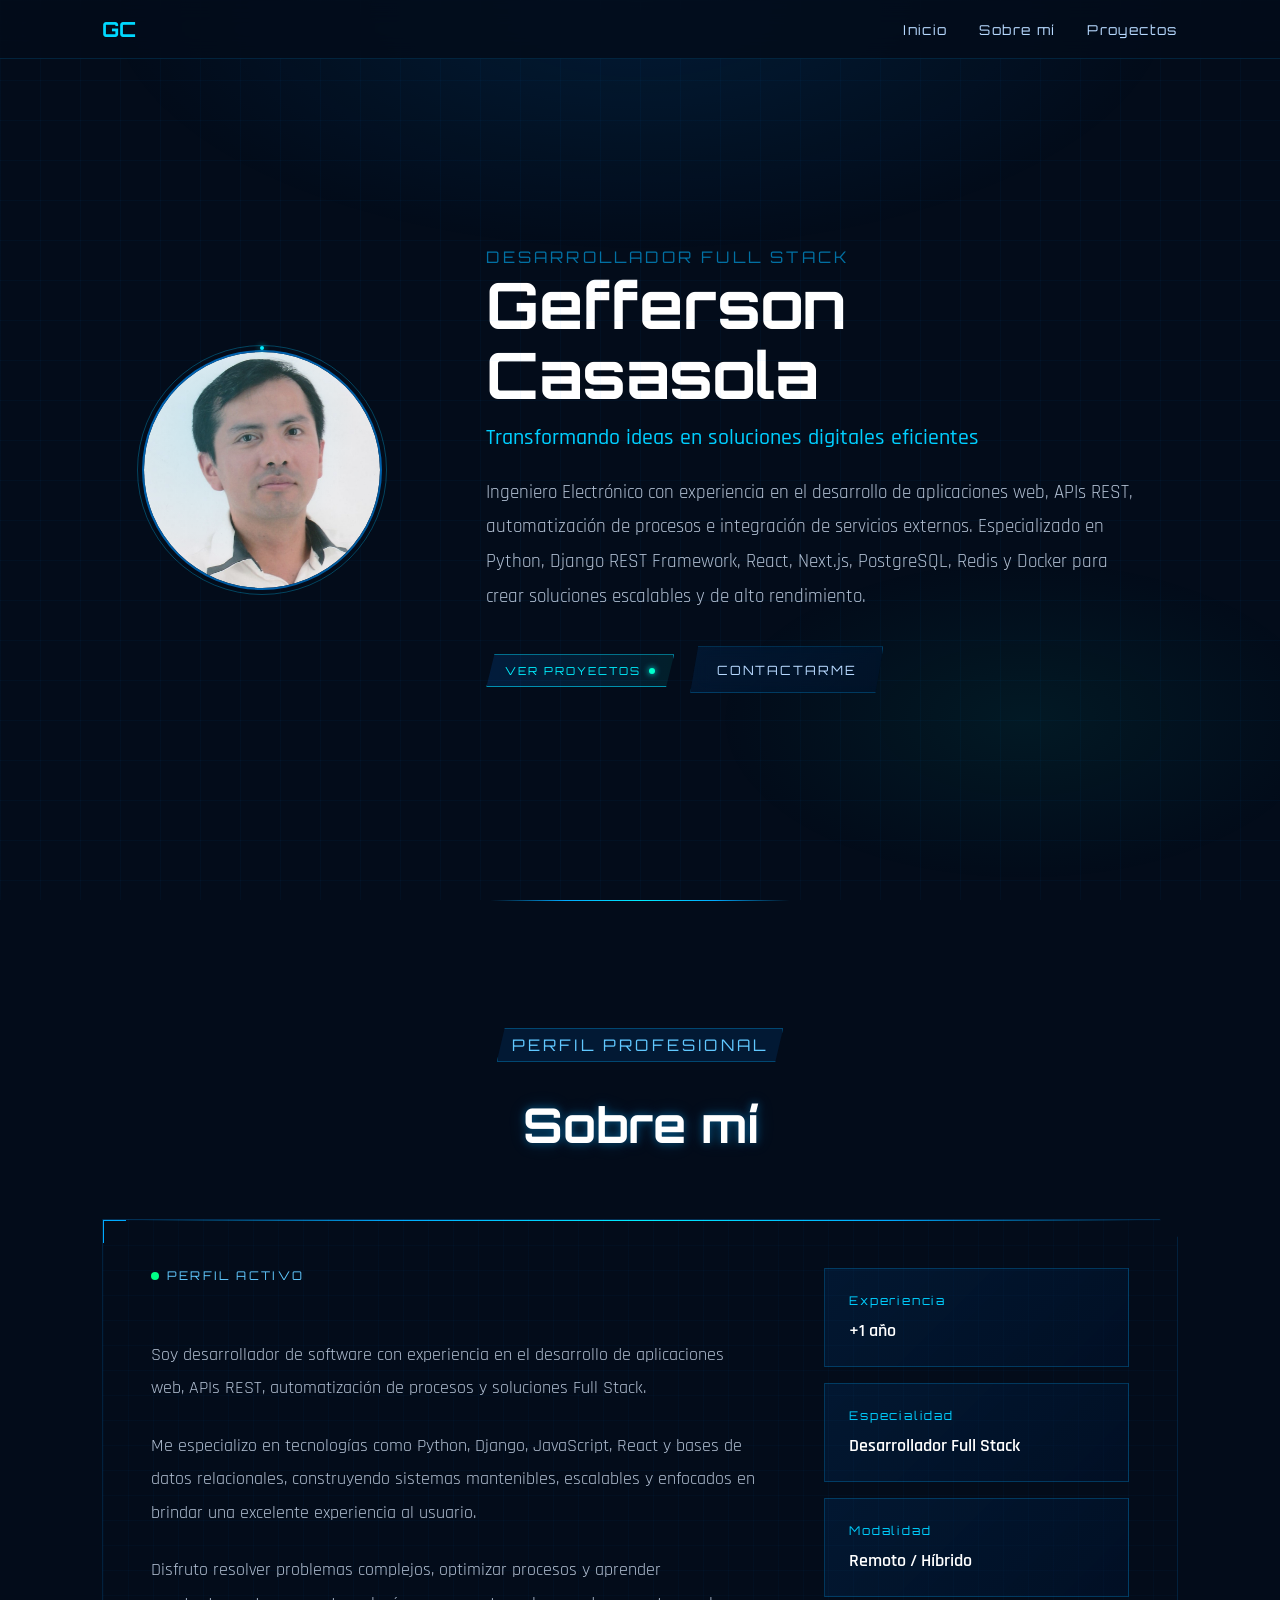
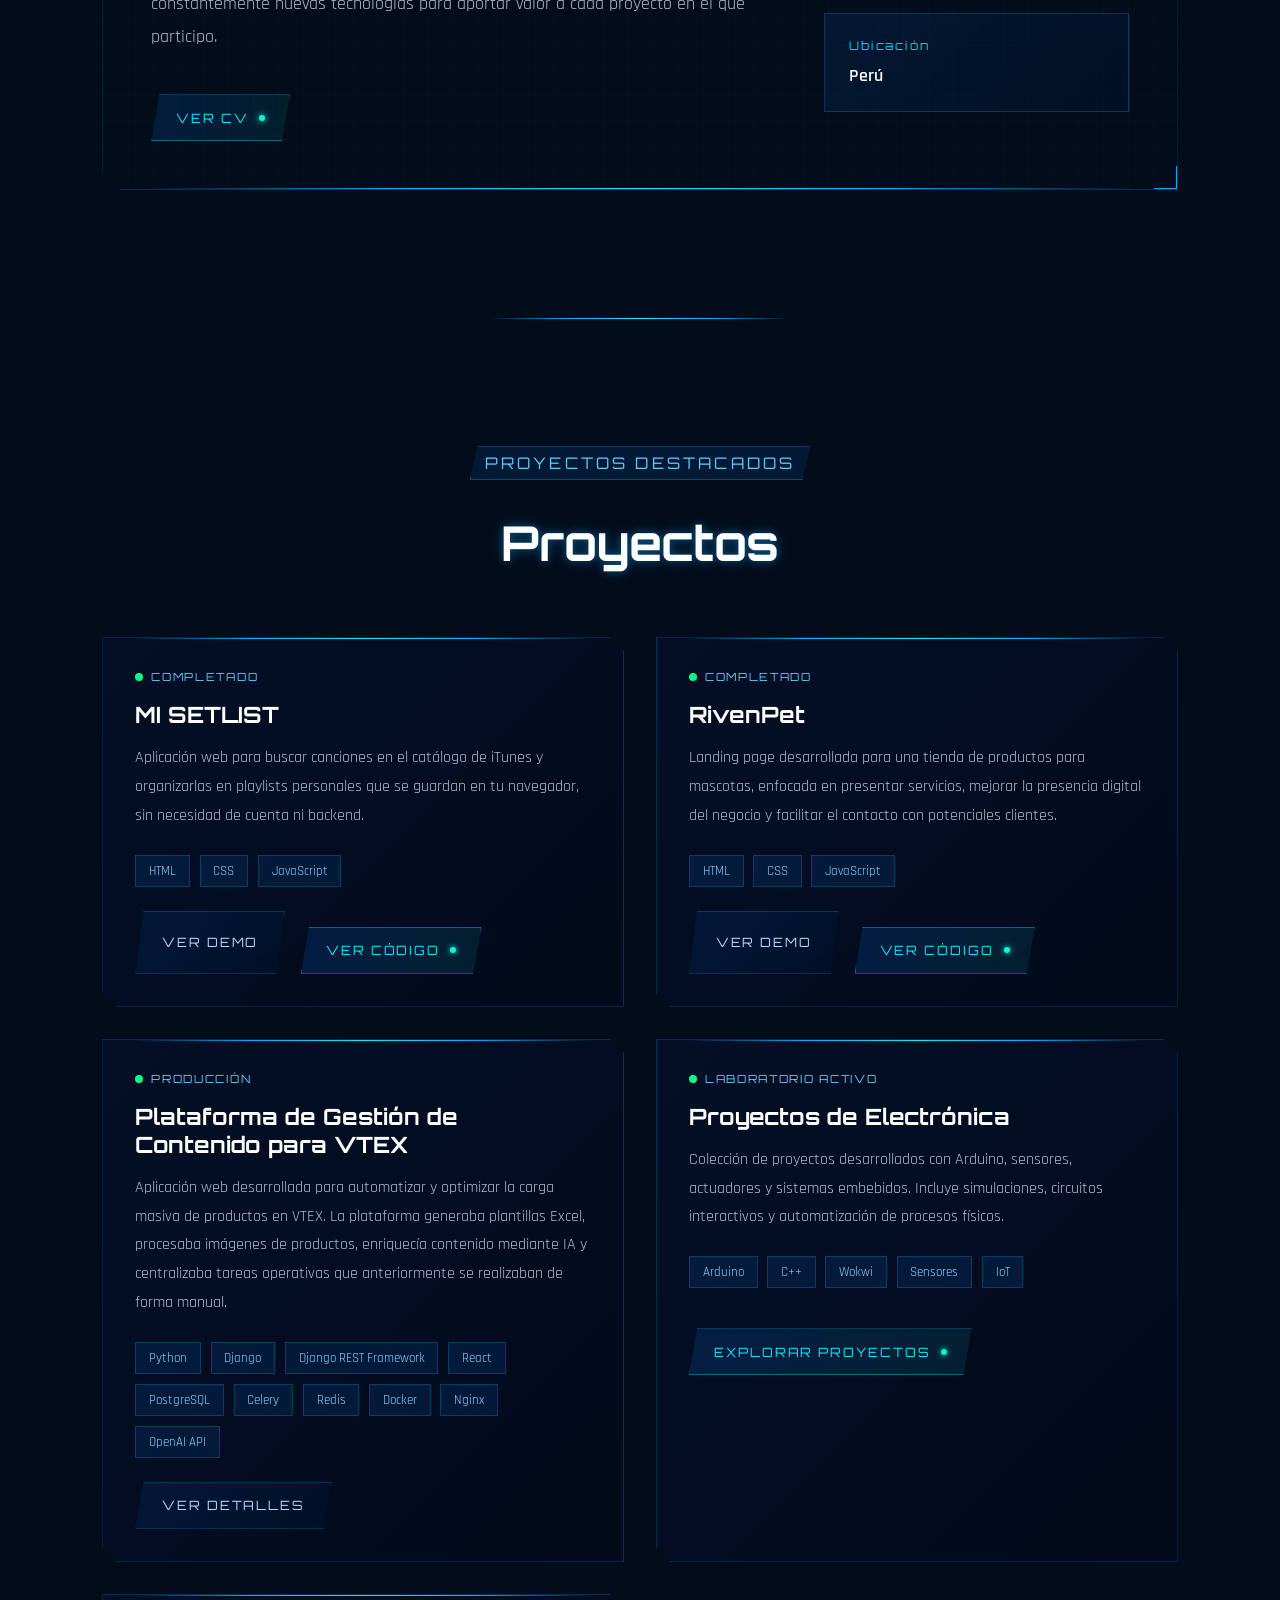
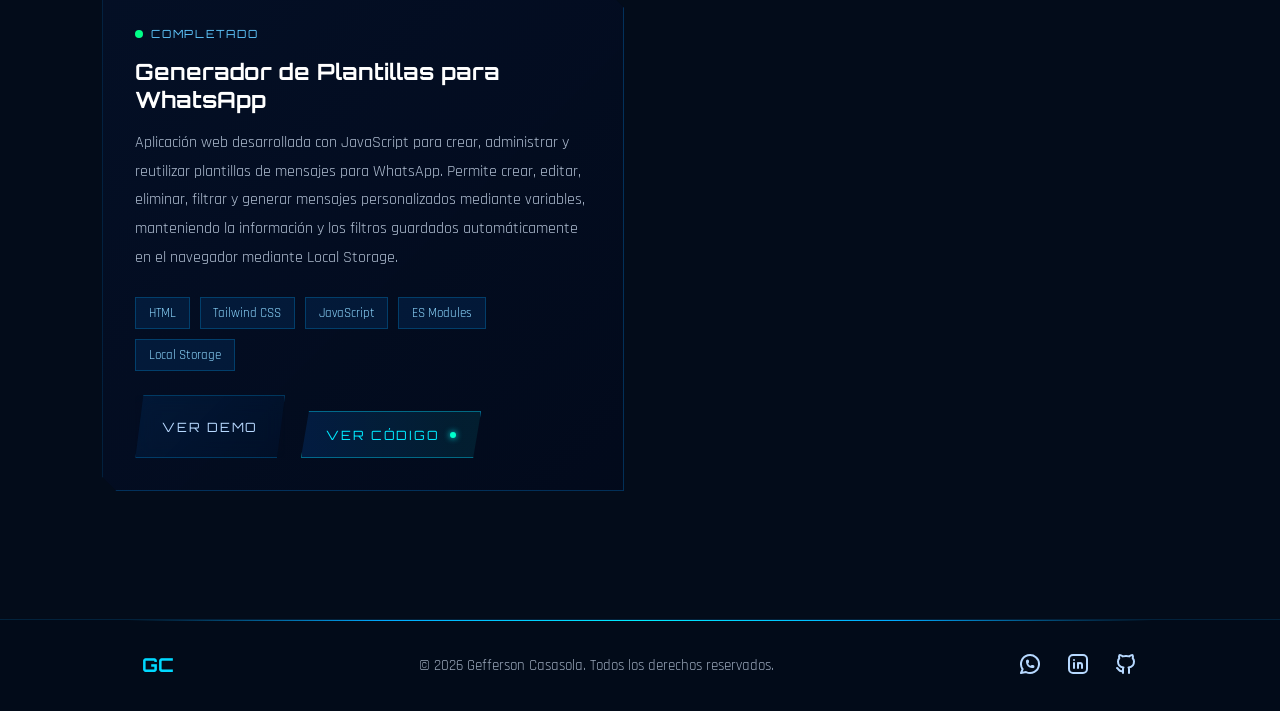
<file: index.html>
<!doctype html>
<html lang="en">
  <head>
    <meta charset="UTF-8" />
    <meta name="viewport" content="width=device-width, initial-scale=1.0" />
    <link rel="stylesheet" href="styles.css" />
    <title>Gefferson Casasola | Portafolio</title>
  </head>

  <body>
    <div class="grid-lines"></div>

    <header class="navbar">
      <div class="logo">GC</div>

      <button class="menu-toggle" aria-label="Abrir menú">
        <span></span>
        <span></span>
        <span></span>
      </button>

      <nav class="nav-menu">
        <a href="#inicio">Inicio</a>
        <a href="#sobre-mi">Sobre mí</a>
        <a href="#proyectos">Proyectos</a>
      </nav>
    </header>

    <main>
      <section id="inicio" class="hero">
        <div class="hero-content">
          <div class="hero-image">
            <div class="avatar-wrap">
              <div class="avatar">
                <img src="./mi-perfil.jpg" alt="Gefferson Casasola" />
              </div>

              <div class="avatar-ring"></div>
            </div>
          </div>

          <div class="hero-text">
            <div class="sc2-label">DESARROLLADOR FULL STACK</div>

            <h1>Gefferson Casasola</h1>

            <h2>Transformando ideas en soluciones digitales eficientes</h2>

            <p>
              Ingeniero Electrónico con experiencia en el desarrollo de
              aplicaciones web, APIs REST, automatización de procesos e
              integración de servicios externos. Especializado en Python, Django
              REST Framework, React, Next.js, PostgreSQL, Redis y Docker para
              crear soluciones escalables y de alto rendimiento.
            </p>

            <div class="hero-actions">
              <a href="#proyectos" class="portfolio-btn gamer">
                VER PROYECTOS
                <span class="pulse-dot"></span>
              </a>

              <a
                href="mailto:gefferson.casasola@gmail.com"
                class="hero-secondary-btn"
              >
                CONTACTARME
              </a>
            </div>
          </div>
        </div>
      </section>
      <section id="sobre-mi" class="about">
        <div class="section-header">
          <span class="section-tag">PERFIL PROFESIONAL</span>
          <h2>Sobre mí</h2>
        </div>

        <div class="about-content">
          <div class="corner-tl"></div>
          <div class="corner-br"></div>
          <div class="about-description">
            <div class="about-status">
              <span class="status-light"></span>
              PERFIL ACTIVO
            </div>
            <p>
              Soy desarrollador de software con experiencia en el desarrollo de
              aplicaciones web, APIs REST, automatización de procesos y
              soluciones Full Stack.
            </p>

            <p>
              Me especializo en tecnologías como Python, Django, JavaScript,
              React y bases de datos relacionales, construyendo sistemas
              mantenibles, escalables y enfocados en brindar una excelente
              experiencia al usuario.
            </p>

            <p>
              Disfruto resolver problemas complejos, optimizar procesos y
              aprender constantemente nuevas tecnologías para aportar valor a
              cada proyecto en el que participo.
            </p>
            <a
              href="https://rxresu.me/gcasasolah/cvgef"
              target="_blank"
              class="cv-btn"
            >
              VER CV
              <span class="pulse-dot"></span>
            </a>
          </div>

          <div class="about-info">
            <div class="info-card">
              <span class="info-label">Experiencia</span>
              <span class="info-value">+1 año</span>
            </div>

            <div class="info-card">
              <span class="info-label">Especialidad</span>
              <span class="info-value">Desarrollador Full Stack</span>
            </div>

            <div class="info-card">
              <span class="info-label">Modalidad</span>
              <span class="info-value">Remoto / Híbrido</span>
            </div>

            <div class="info-card">
              <span class="info-label">Ubicación</span>
              <span class="info-value">Perú</span>
            </div>
          </div>
        </div>
      </section>
      <section id="proyectos" class="projects">
        <div class="section-header">
          <span class="section-tag">PROYECTOS DESTACADOS</span>
          <h2>Proyectos</h2>
        </div>

        <div class="projects-grid">
          <article class="project-card">
            <div class="project-status">
              <span class="status-light"></span>
              COMPLETADO
            </div>

            <h3>MI SETLIST</h3>

            <p>
              Aplicación web para buscar canciones en el catálogo de iTunes y
              organizarlas en playlists personales que se guardan en tu
              navegador, sin necesidad de cuenta ni backend.
            </p>

            <div class="project-stack">
              <span>HTML</span>
              <span>CSS</span>
              <span>JavaScript</span>
            </div>

            <div class="project-actions">
              <a
                href="https://geffrerson7.github.io/mi-setlist/"
                target="_blank"
                class="hero-secondary-btn"
              >
                VER DEMO
              </a>

              <a
                href="https://github.com/Geffrerson7/mi-setlist"
                target="_blank"
                class="cv-btn"
              >
                VER CÓDIGO
                <span class="pulse-dot"></span>
              </a>
            </div>
          </article>

          <article class="project-card">
            <div class="project-status">
              <span class="status-light"></span>
              COMPLETADO
            </div>

            <h3>RivenPet</h3>

            <p>
              Landing page desarrollada para una tienda de productos para
              mascotas, enfocada en presentar servicios, mejorar la presencia
              digital del negocio y facilitar el contacto con potenciales
              clientes.
            </p>

            <div class="project-stack">
              <span>HTML</span>
              <span>CSS</span>
              <span>JavaScript</span>
            </div>

            <div class="project-actions">
              <a
                href="https://geffrerson7.github.io/product-landing-page/"
                target="_blank"
                class="hero-secondary-btn"
              >
                VER DEMO
              </a>

              <a
                href="https://github.com/Geffrerson7/product-landing-page"
                target="_blank"
                class="cv-btn"
              >
                VER CÓDIGO
                <span class="pulse-dot"></span>
              </a>
            </div>
          </article>

          <article class="project-card">
            <div class="project-status">
              <span class="status-light"></span>
              PRODUCCIÓN
            </div>

            <h3>Plataforma de Gestión de Contenido para VTEX</h3>

            <p>
              Aplicación web desarrollada para automatizar y optimizar la carga
              masiva de productos en VTEX. La plataforma generaba plantillas
              Excel, procesaba imágenes de productos, enriquecía contenido
              mediante IA y centralizaba tareas operativas que anteriormente se
              realizaban de forma manual.
            </p>

            <div class="project-stack">
              <span>Python</span>
              <span>Django</span>
              <span>Django REST Framework</span>
              <span>React</span>
              <span>PostgreSQL</span>
              <span>Celery</span>
              <span>Redis</span>
              <span>Docker</span>
              <span>Nginx</span>
              <span>OpenAI API</span>
            </div>

            <div class="project-actions">
              <a href="./project-vtex.html" class="hero-secondary-btn">
                VER DETALLES
              </a>
            </div>
          </article>

          <article class="project-card">
            <div class="project-status">
              <span class="status-light"></span>
              LABORATORIO ACTIVO
            </div>

            <h3 class="project-card-title">Proyectos de Electrónica</h3>

            <p class="project-card-description">
              Colección de proyectos desarrollados con Arduino, sensores,
              actuadores y sistemas embebidos. Incluye simulaciones, circuitos
              interactivos y automatización de procesos físicos.
            </p>

            <div class="project-stack">
              <span>Arduino</span>
              <span>C++</span>
              <span>Wokwi</span>
              <span>Sensores</span>
              <span>IoT</span>
            </div>

            <a href="./electronica.html" class="cv-btn">
              EXPLORAR PROYECTOS
              <span class="pulse-dot"></span>
            </a>
          </article>

          <article class="project-card">
            <div class="project-status">
              <span class="status-light"></span>
              COMPLETADO
            </div>

            <h3>Generador de Plantillas para WhatsApp</h3>

            <p>
              Aplicación web desarrollada con JavaScript para crear, administrar
              y reutilizar plantillas de mensajes para WhatsApp. Permite crear,
              editar, eliminar, filtrar y generar mensajes personalizados
              mediante variables, manteniendo la información y los filtros
              guardados automáticamente en el navegador mediante Local Storage.
            </p>

            <div class="project-stack">
              <span>HTML</span>
              <span>Tailwind CSS</span>
              <span>JavaScript</span>
              <span>ES Modules</span>
              <span>Local Storage</span>
            </div>

            <div class="project-actions">
              <a
                href="https://geffrerson7.github.io/whatsapp-templates/"
                target="_blank"
                rel="noopener noreferrer"
                class="hero-secondary-btn"
              >
                VER DEMO
              </a>

              <a
                href="https://github.com/Geffrerson7/whatsapp-templates"
                target="_blank"
                rel="noopener noreferrer"
                class="cv-btn"
              >
                VER CÓDIGO
                <span class="pulse-dot"></span>
              </a>
            </div>
          </article>
        </div>
      </section>
    </main>
    <footer class="footer">
      <div class="footer-content">
        <div class="footer-logo">GC</div>

        <p class="footer-text">
          © 2026 Gefferson Casasola. Todos los derechos reservados.
        </p>

        <div class="footer-links">
          <a
            href="https://wa.me/51952253272"
            aria-label="Escríbenos al WhatsApp"
            target="_blank"
          >
            <svg
              xmlns="http://www.w3.org/2000/svg"
              width="24"
              height="24"
              viewBox="0 0 24 24"
              fill="none"
              stroke="currentColor"
              stroke-width="2"
              stroke-linecap="round"
              stroke-linejoin="round"
              class="icon icon-tabler icons-tabler-outline icon-tabler-brand-whatsapp"
            >
              <path stroke="none" d="M0 0h24v24H0z" fill="none" />
              <path d="M3 21l1.65 -3.8a9 9 0 1 1 3.4 2.9l-5.05 .9" />
              <path
                d="M9 10a.5 .5 0 0 0 1 0v-1a.5 .5 0 0 0 -1 0v1a5 5 0 0 0 5 5h1a.5 .5 0 0 0 0 -1h-1a.5 .5 0 0 0 0 1"
              />
            </svg>
          </a>
          <a
            href="https://www.linkedin.com/in/gefferson-casasola/"
            target="_blank"
            ><svg
              xmlns="http://www.w3.org/2000/svg"
              width="24"
              height="24"
              viewBox="0 0 24 24"
              fill="none"
              stroke="currentColor"
              stroke-width="2"
              stroke-linecap="round"
              stroke-linejoin="round"
              class="icon icon-tabler icons-tabler-outline icon-tabler-brand-linkedin"
            >
              <path stroke="none" d="M0 0h24v24H0z" fill="none" />
              <path d="M8 11v5" />
              <path d="M8 8v.01" />
              <path d="M12 16v-5" />
              <path d="M16 16v-3a2 2 0 1 0 -4 0" />
              <path
                d="M3 7a4 4 0 0 1 4 -4h10a4 4 0 0 1 4 4v10a4 4 0 0 1 -4 4h-10a4 4 0 0 1 -4 -4l0 -10"
              /></svg
          ></a>
          <a href="https://github.com/Geffrerson7" target="_blank"
            ><svg
              xmlns="http://www.w3.org/2000/svg"
              width="24"
              height="24"
              viewBox="0 0 24 24"
              fill="none"
              stroke="currentColor"
              stroke-width="2"
              stroke-linecap="round"
              stroke-linejoin="round"
              class="icon icon-tabler icons-tabler-outline icon-tabler-brand-github"
            >
              <path stroke="none" d="M0 0h24v24H0z" fill="none" />
              <path
                d="M9 19c-4.3 1.4 -4.3 -2.5 -6 -3m12 5v-3.5c0 -1 .1 -1.4 -.5 -2c2.8 -.3 5.5 -1.4 5.5 -6a4.6 4.6 0 0 0 -1.3 -3.2a4.2 4.2 0 0 0 -.1 -3.2s-1.1 -.3 -3.5 1.3a12.3 12.3 0 0 0 -6.2 0c-2.4 -1.6 -3.5 -1.3 -3.5 -1.3a4.2 4.2 0 0 0 -.1 3.2a4.6 4.6 0 0 0 -1.3 3.2c0 4.6 2.7 5.7 5.5 6c-.6 .6 -.6 1.2 -.5 2v3.5"
              /></svg
          ></a>
        </div>
      </div>
    </footer>
  </body>
  <script src="script.js"></script>
</html>
</file>
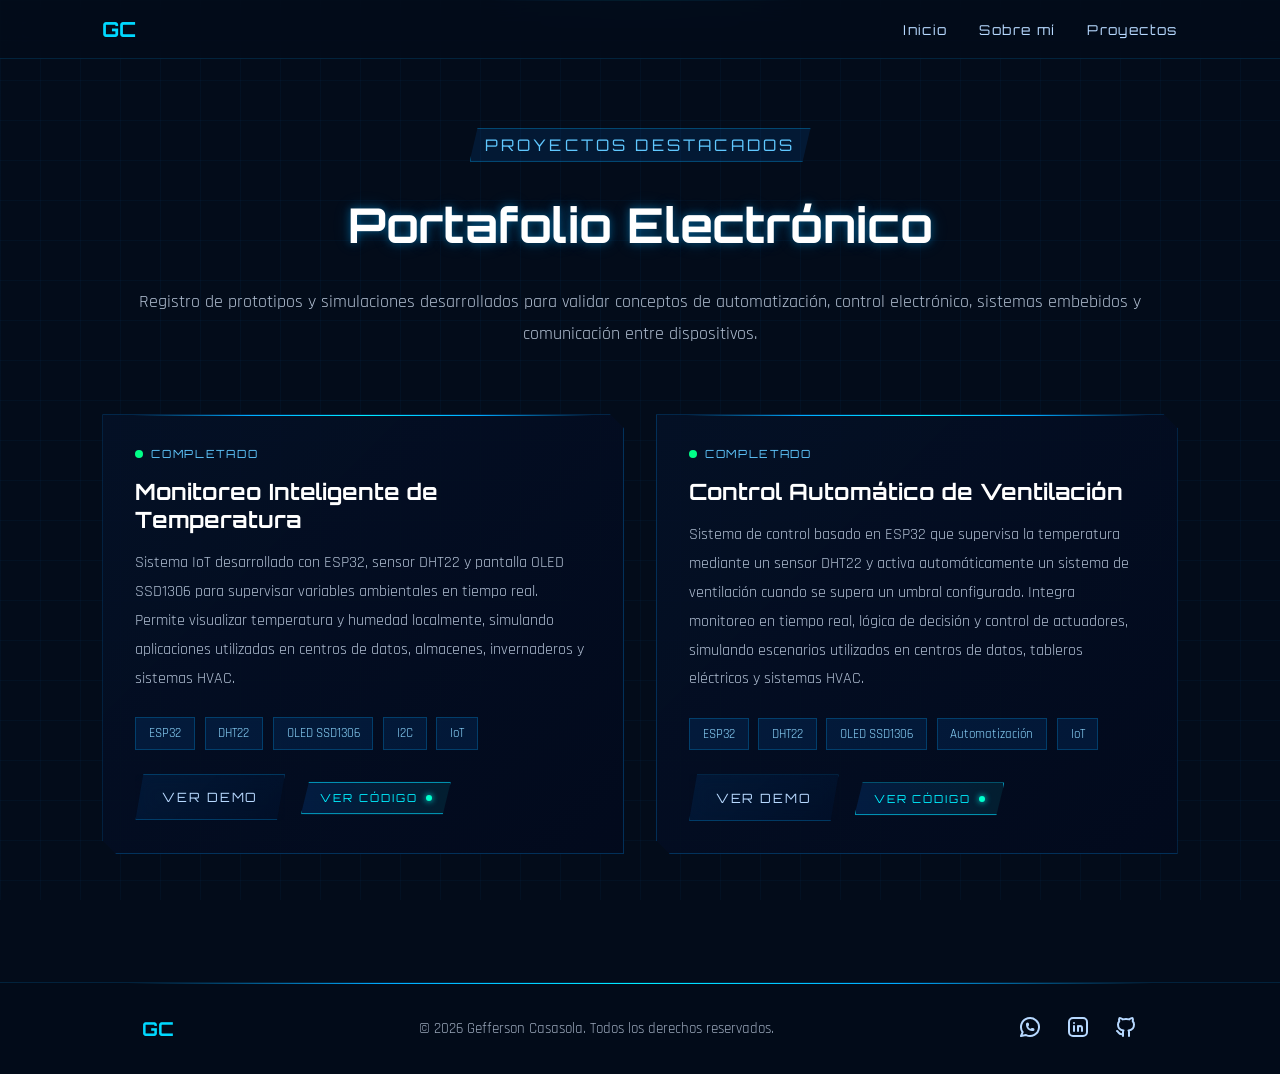
<file: electronica.html>
<!doctype html>
<html lang="es">
  <head>
    <meta charset="UTF-8" />
    <meta name="viewport" content="width=device-width, initial-scale=1.0" />
    <link rel="stylesheet" href="styles.css" />
    <title>Laboratorio de Electrónica</title>
  </head>
  <body>
    <div class="grid-lines"></div>

    <header class="navbar">
      <div class="logo">GC</div>

      <button class="menu-toggle" aria-label="Abrir menú">
        <span></span>
        <span></span>
        <span></span>
      </button>

      <nav class="nav-menu">
        <a href="index.html#inicio">Inicio</a>
        <a href="index.html#sobre-mi">Sobre mí</a>
        <a href="index.html#proyectos">Proyectos</a>
      </nav>
    </header>
    <main class="electronics-page">
      <section class="projects">
        <div class="section-header">
          <span class="section-tag"> PROYECTOS DESTACADOS</span>

          <h2>Portafolio Electrónico</h2>

          <p class="section-description">
            Registro de prototipos y simulaciones desarrollados para validar
            conceptos de automatización, control electrónico, sistemas embebidos
            y comunicación entre dispositivos.
          </p>
        </div>

        <div class="projects-grid">
          <article class="project-card">
            <div class="project-status">
              <span class="status-light"></span>
              COMPLETADO
            </div>

            <h3>Monitoreo Inteligente de Temperatura</h3>

            <p>
              Sistema IoT desarrollado con ESP32, sensor DHT22 y pantalla OLED
              SSD1306 para supervisar variables ambientales en tiempo real.
              Permite visualizar temperatura y humedad localmente, simulando
              aplicaciones utilizadas en centros de datos, almacenes,
              invernaderos y sistemas HVAC.
            </p>

            <div class="project-stack">
              <span>ESP32</span>
              <span>DHT22</span>
              <span>OLED SSD1306</span>
              <span>I2C</span>
              <span>IoT</span>
            </div>

            <div class="project-actions">
              <a
                href="https://wokwi.com/projects/467207249878760449"
                class="hero-secondary-btn"
                target="_blank"
              >
                VER DEMO
              </a>
              <a
                href="https://github.com/Geffrerson7/automatizacion-y-control/tree/main/01-monitoreo-inteligente-temperatura"
                class="portfolio-btn gamer"
                target="_blank"
              >
                VER CÓDIGO
                <span class="pulse-dot"></span>
              </a>
            </div>
          </article>
          <article class="project-card">
            <div class="project-status">
              <span class="status-light"></span>
              COMPLETADO
            </div>

            <h3>Control Automático de Ventilación</h3>
            <p>
              Sistema de control basado en ESP32 que supervisa la temperatura
              mediante un sensor DHT22 y activa automáticamente un sistema de
              ventilación cuando se supera un umbral configurado. Integra
              monitoreo en tiempo real, lógica de decisión y control de
              actuadores, simulando escenarios utilizados en centros de datos,
              tableros eléctricos y sistemas HVAC.
            </p>
            <div class="project-stack">
              <span>ESP32</span>
              <span>DHT22</span>
              <span>OLED SSD1306</span>
              <span>Automatización</span>
              <span>IoT</span>
            </div>

            <div class="project-actions">
              <a
                href="https://wokwi.com/projects/467208611667647489"
                class="hero-secondary-btn"
                target="_blank"
              >
                VER DEMO
              </a>
              <a
                href="https://github.com/Geffrerson7/automatizacion-y-control/tree/main/02-control-automatico-ventilacion"
                class="portfolio-btn gamer"
                target="_blank"
              >
                VER CÓDIGO
                <span class="pulse-dot"></span>
              </a>
            </div>
          </article>
        </div>
      </section>
    </main>
    <footer class="footer">
      <div class="footer-content">
        <div class="footer-logo">GC</div>

        <p class="footer-text">
          © 2026 Gefferson Casasola. Todos los derechos reservados.
        </p>

        <div class="footer-links">
          <a
            href="https://wa.me/51952253272"
            aria-label="Escríbenos al WhatsApp"
            target="_blank"
          >
            <svg
              xmlns="http://www.w3.org/2000/svg"
              width="24"
              height="24"
              viewBox="0 0 24 24"
              fill="none"
              stroke="currentColor"
              stroke-width="2"
              stroke-linecap="round"
              stroke-linejoin="round"
              class="icon icon-tabler icons-tabler-outline icon-tabler-brand-whatsapp"
            >
              <path stroke="none" d="M0 0h24v24H0z" fill="none" />
              <path d="M3 21l1.65 -3.8a9 9 0 1 1 3.4 2.9l-5.05 .9" />
              <path
                d="M9 10a.5 .5 0 0 0 1 0v-1a.5 .5 0 0 0 -1 0v1a5 5 0 0 0 5 5h1a.5 .5 0 0 0 0 -1h-1a.5 .5 0 0 0 0 1"
              />
            </svg>
          </a>
          <a
            href="https://www.linkedin.com/in/gefferson-casasola/"
            target="_blank"
            ><svg
              xmlns="http://www.w3.org/2000/svg"
              width="24"
              height="24"
              viewBox="0 0 24 24"
              fill="none"
              stroke="currentColor"
              stroke-width="2"
              stroke-linecap="round"
              stroke-linejoin="round"
              class="icon icon-tabler icons-tabler-outline icon-tabler-brand-linkedin"
            >
              <path stroke="none" d="M0 0h24v24H0z" fill="none" />
              <path d="M8 11v5" />
              <path d="M8 8v.01" />
              <path d="M12 16v-5" />
              <path d="M16 16v-3a2 2 0 1 0 -4 0" />
              <path
                d="M3 7a4 4 0 0 1 4 -4h10a4 4 0 0 1 4 4v10a4 4 0 0 1 -4 4h-10a4 4 0 0 1 -4 -4l0 -10"
              /></svg
          ></a>
          <a href="https://github.com/Geffrerson7" target="_blank"
            ><svg
              xmlns="http://www.w3.org/2000/svg"
              width="24"
              height="24"
              viewBox="0 0 24 24"
              fill="none"
              stroke="currentColor"
              stroke-width="2"
              stroke-linecap="round"
              stroke-linejoin="round"
              class="icon icon-tabler icons-tabler-outline icon-tabler-brand-github"
            >
              <path stroke="none" d="M0 0h24v24H0z" fill="none" />
              <path
                d="M9 19c-4.3 1.4 -4.3 -2.5 -6 -3m12 5v-3.5c0 -1 .1 -1.4 -.5 -2c2.8 -.3 5.5 -1.4 5.5 -6a4.6 4.6 0 0 0 -1.3 -3.2a4.2 4.2 0 0 0 -.1 -3.2s-1.1 -.3 -3.5 1.3a12.3 12.3 0 0 0 -6.2 0c-2.4 -1.6 -3.5 -1.3 -3.5 -1.3a4.2 4.2 0 0 0 -.1 3.2a4.6 4.6 0 0 0 -1.3 3.2c0 4.6 2.7 5.7 5.5 6c-.6 .6 -.6 1.2 -.5 2v3.5"
              /></svg
          ></a>
        </div>
      </div>
    </footer>
  </body>
  <script src="script.js"></script>
</html>
</file>
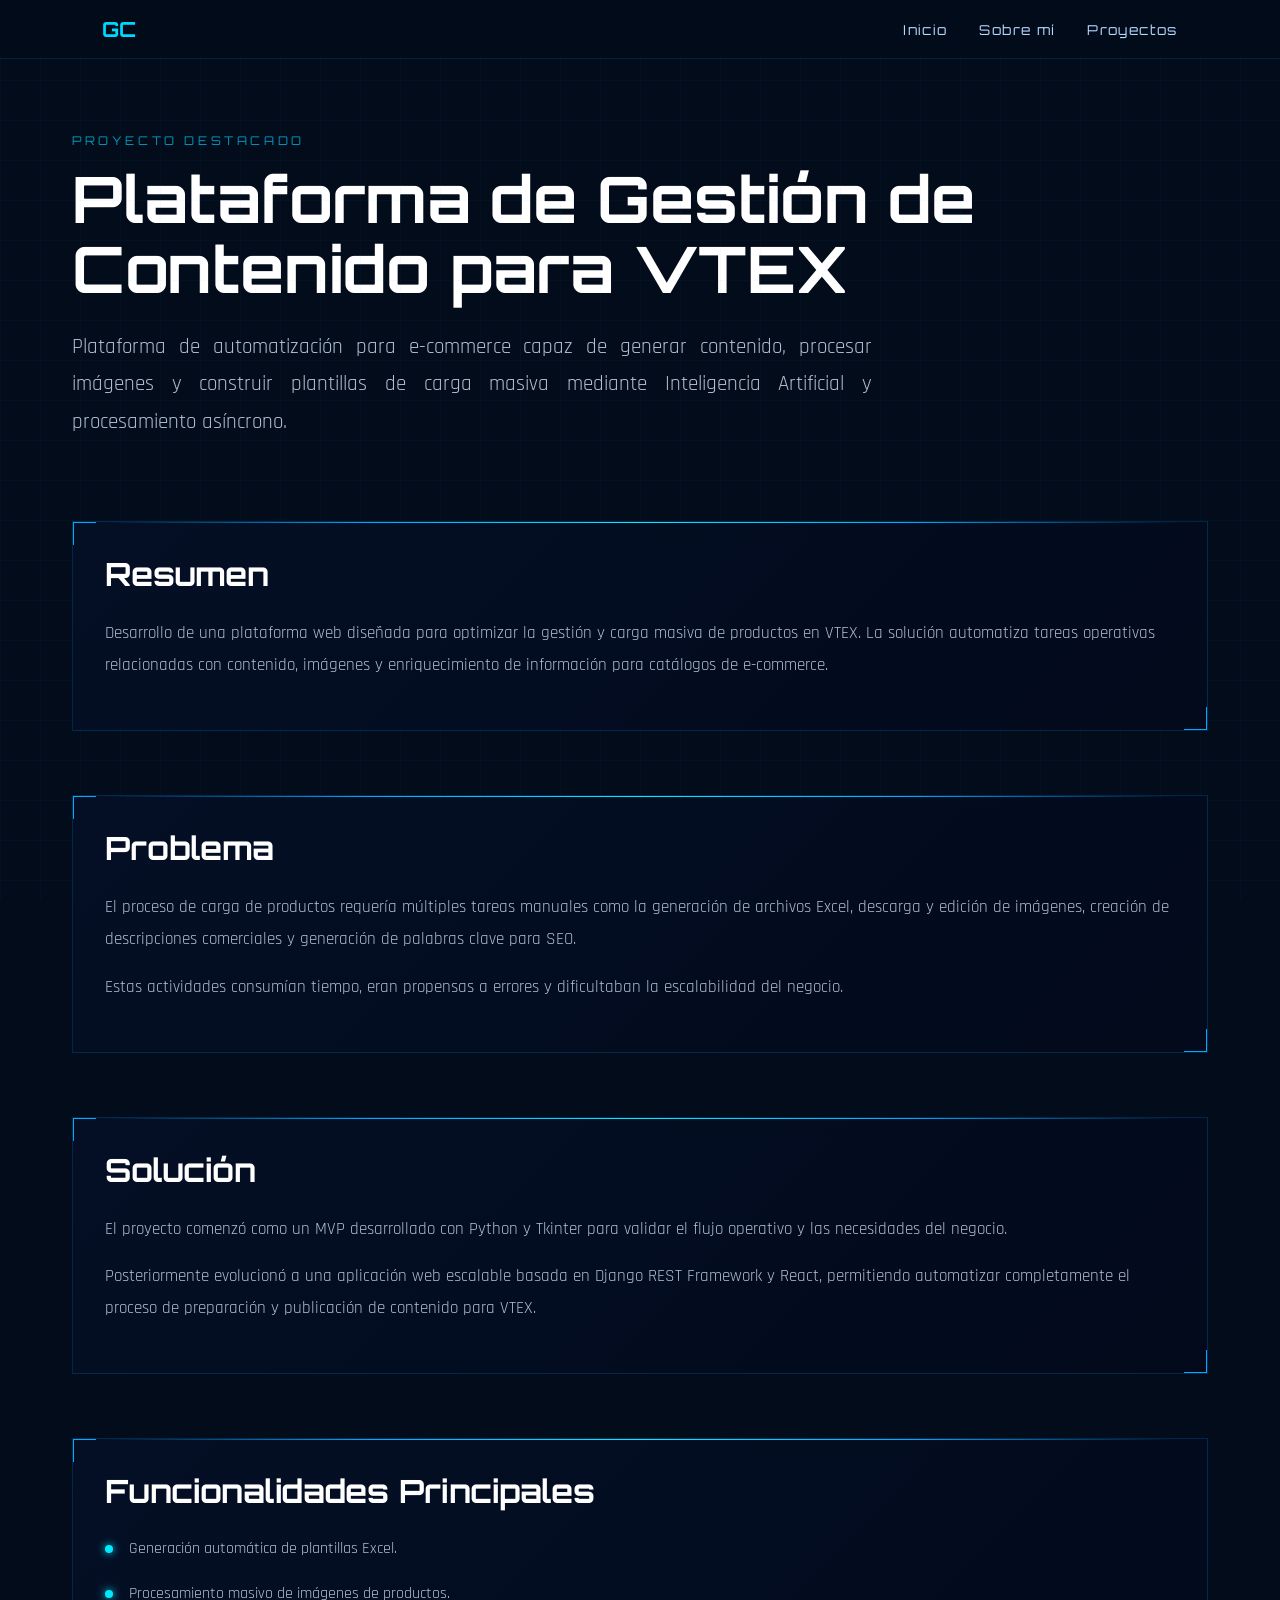
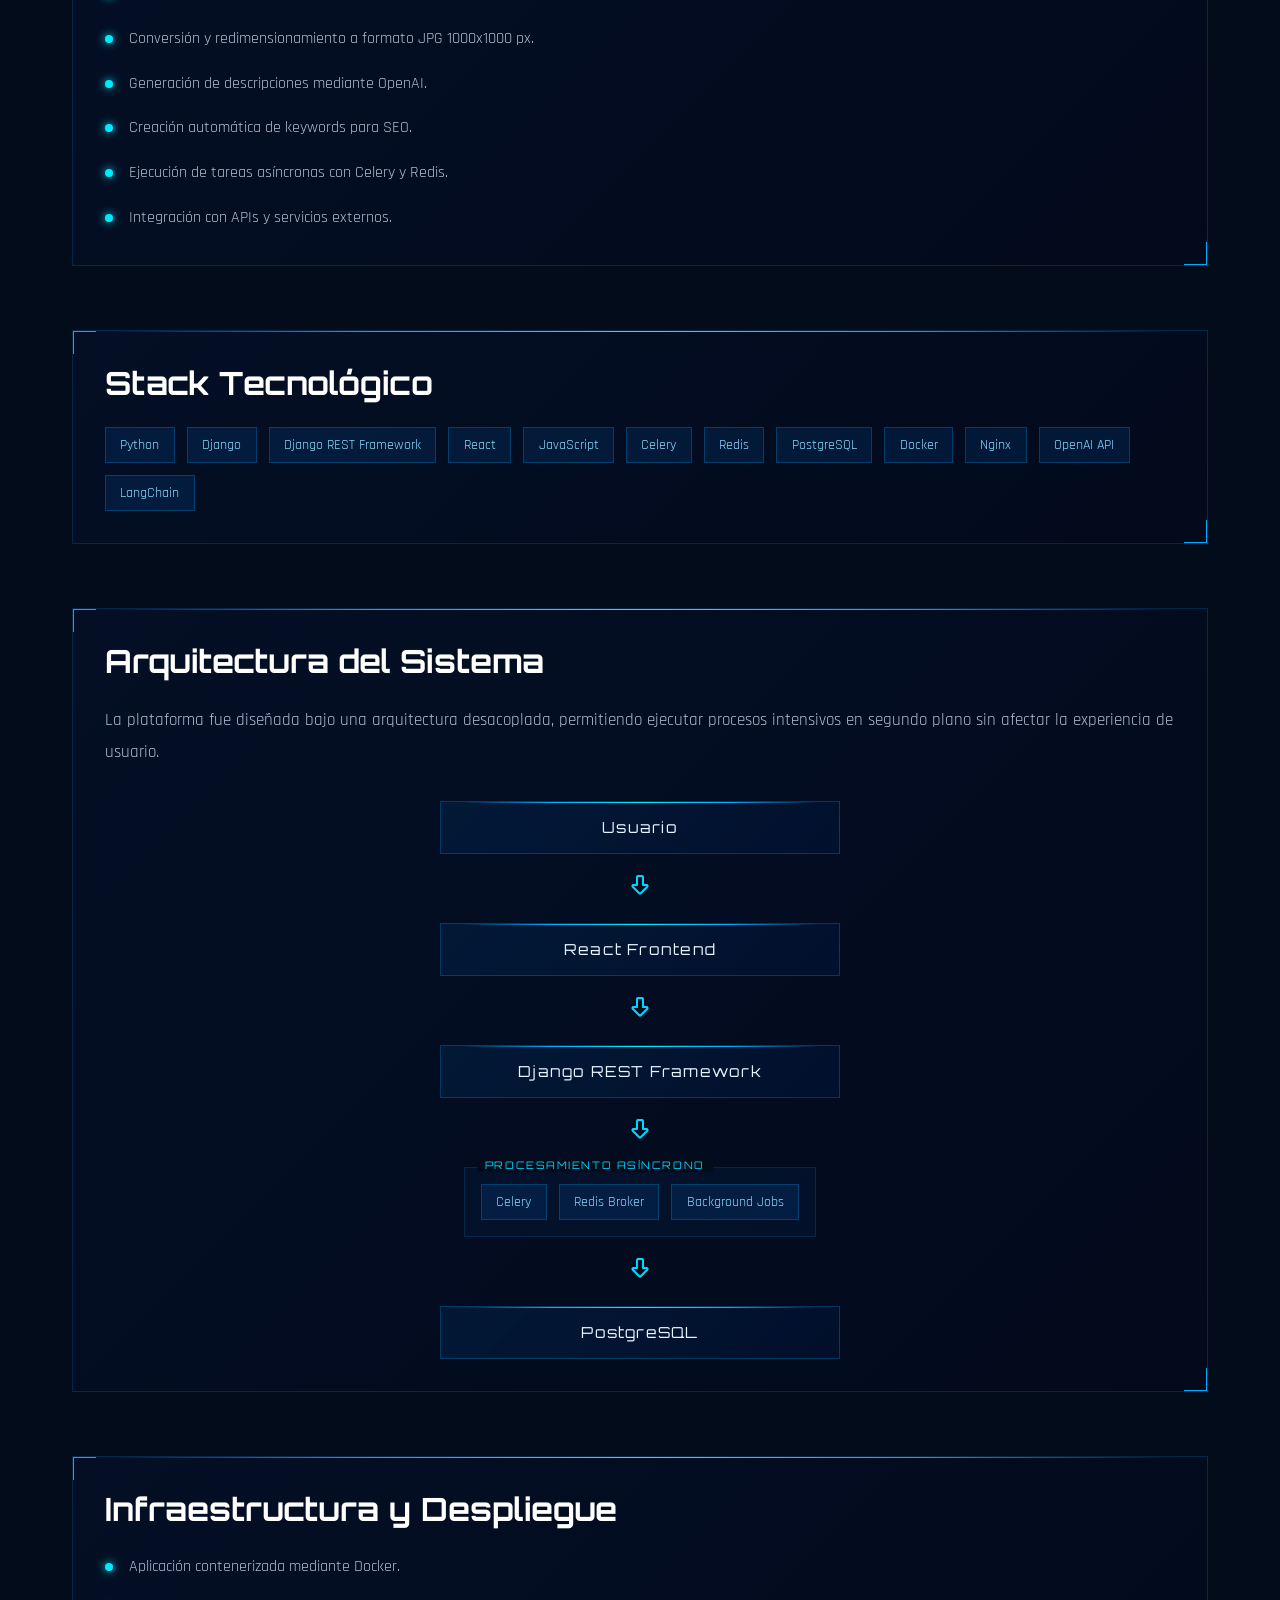
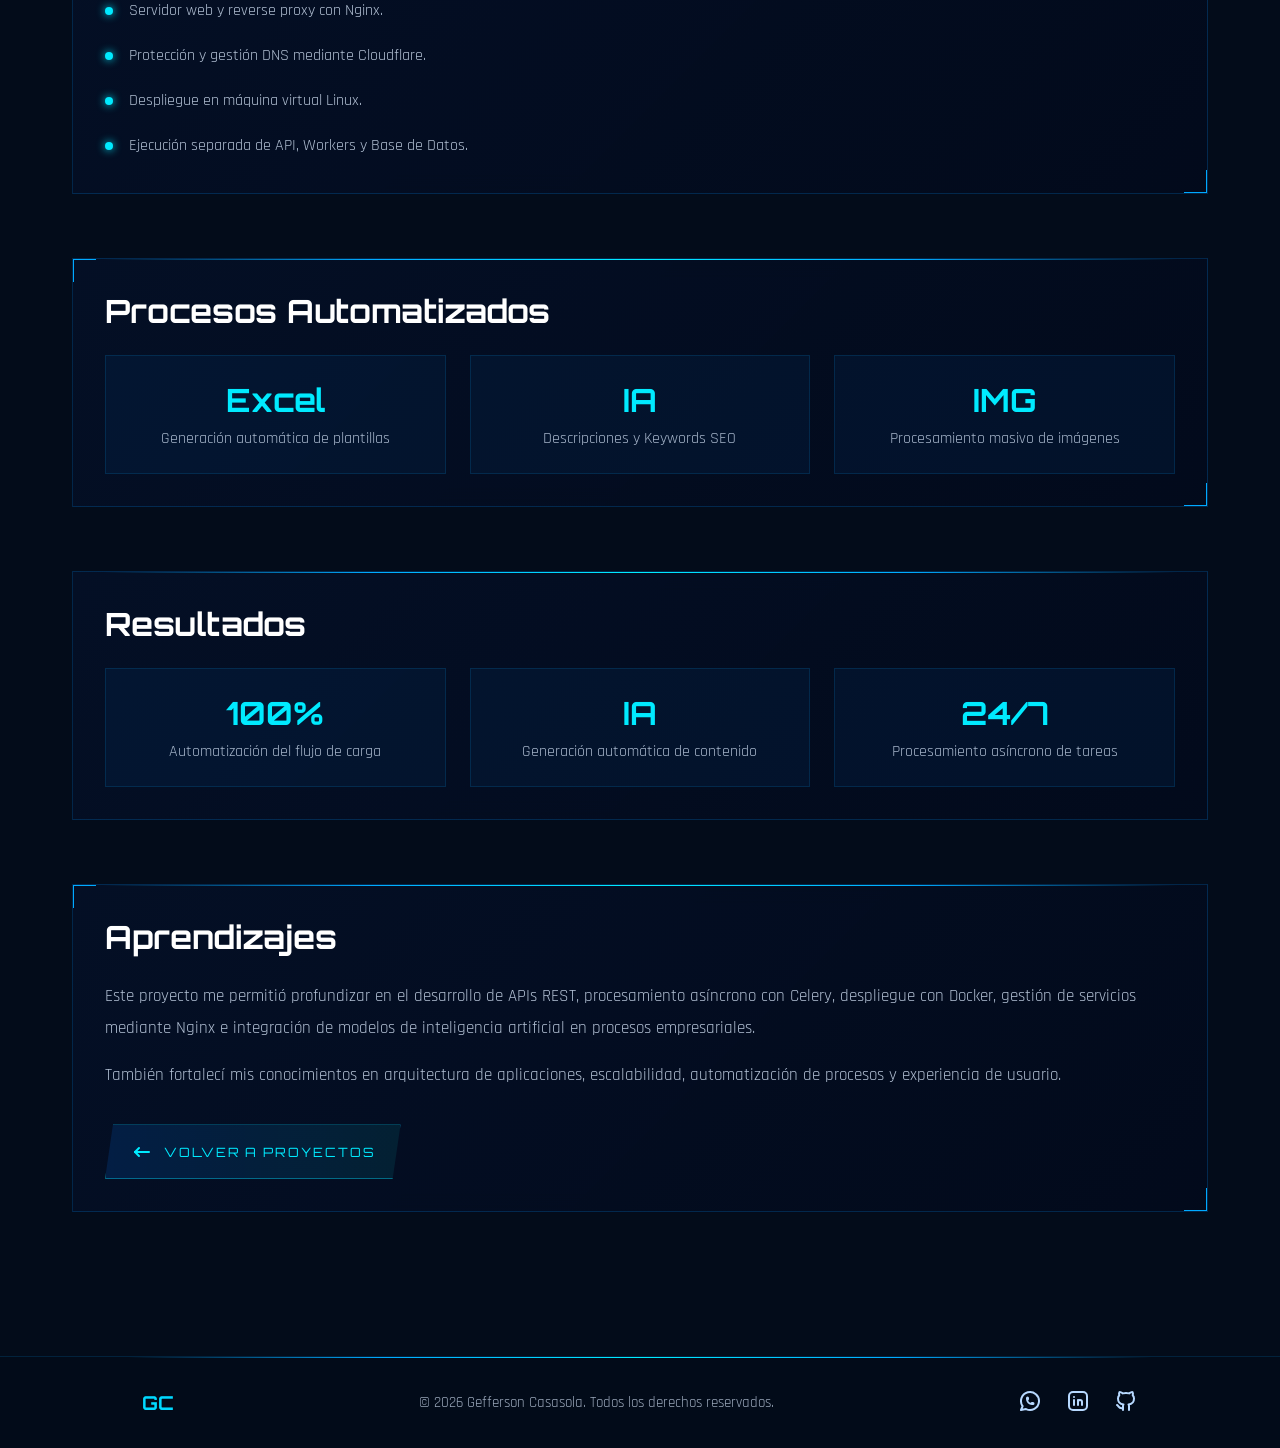
<file: project-vtex.html>
<!doctype html>
<html lang="es">
  <head>
    <meta charset="UTF-8" />
    <meta name="viewport" content="width=device-width, initial-scale=1.0" />
    <link rel="stylesheet" href="styles.css" />
    <title>Plataforma de Gestión de Contenido para VTEX</title>
  </head>
  <body>
    <div class="grid-lines"></div>

    <header class="navbar">
      <div class="logo">GC</div>

      <button class="menu-toggle" aria-label="Abrir menú">
        <span></span>
        <span></span>
        <span></span>
      </button>
      <nav class="nav-menu">
        <a href="index.html#inicio">Inicio</a>
        <a href="index.html#sobre-mi">Sobre mí</a>
        <a href="index.html#proyectos">Proyectos</a>
      </nav>
    </header>

    <main class="project-page">
      <section class="project-hero">
        <span class="project-tag">PROYECTO DESTACADO</span>

        <h1>Plataforma de Gestión de Contenido para VTEX</h1>

        <p class="project-subtitle">
          Plataforma de automatización para e-commerce capaz de generar
          contenido, procesar imágenes y construir plantillas de carga masiva
          mediante Inteligencia Artificial y procesamiento asíncrono.
        </p>
      </section>
      <div class="project-content">
        <section class="project-section project-panel">
          <div class="corner-tl"></div>
          <div class="corner-br"></div>

          <h2>Resumen</h2>

          <p>
            Desarrollo de una plataforma web diseñada para optimizar la gestión
            y carga masiva de productos en VTEX. La solución automatiza tareas
            operativas relacionadas con contenido, imágenes y enriquecimiento de
            información para catálogos de e-commerce.
          </p>
        </section>

        <section class="project-section project-panel">
          <div class="corner-tl"></div>
          <div class="corner-br"></div>

          <h2>Problema</h2>

          <p>
            El proceso de carga de productos requería múltiples tareas manuales
            como la generación de archivos Excel, descarga y edición de
            imágenes, creación de descripciones comerciales y generación de
            palabras clave para SEO.
          </p>

          <p>
            Estas actividades consumían tiempo, eran propensas a errores y
            dificultaban la escalabilidad del negocio.
          </p>
        </section>

        <section class="project-section project-panel">
          <div class="corner-tl"></div>
          <div class="corner-br"></div>

          <h2>Solución</h2>

          <p>
            El proyecto comenzó como un MVP desarrollado con Python y Tkinter
            para validar el flujo operativo y las necesidades del negocio.
          </p>

          <p>
            Posteriormente evolucionó a una aplicación web escalable basada en
            Django REST Framework y React, permitiendo automatizar completamente
            el proceso de preparación y publicación de contenido para VTEX.
          </p>
        </section>

        <section class="project-section project-panel">
          <div class="corner-tl"></div>
          <div class="corner-br"></div>

          <h2>Funcionalidades Principales</h2>

          <ul class="project-list">
            <li>Generación automática de plantillas Excel.</li>
            <li>Procesamiento masivo de imágenes de productos.</li>
            <li>Conversión y redimensionamiento a formato JPG 1000x1000 px.</li>
            <li>Generación de descripciones mediante OpenAI.</li>
            <li>Creación automática de keywords para SEO.</li>
            <li>Ejecución de tareas asíncronas con Celery y Redis.</li>
            <li>Integración con APIs y servicios externos.</li>
          </ul>
        </section>

        <section class="project-section project-panel">
          <div class="corner-tl"></div>
          <div class="corner-br"></div>

          <h2>Stack Tecnológico</h2>

          <div class="tech-grid">
            <span class="tech-badge">Python</span>
            <span class="tech-badge">Django</span>
            <span class="tech-badge">Django REST Framework</span>
            <span class="tech-badge">React</span>
            <span class="tech-badge">JavaScript</span>
            <span class="tech-badge">Celery</span>
            <span class="tech-badge">Redis</span>
            <span class="tech-badge">PostgreSQL</span>
            <span class="tech-badge">Docker</span>
            <span class="tech-badge">Nginx</span>
            <span class="tech-badge">OpenAI API</span>
            <span class="tech-badge">LangChain</span>
          </div>
        </section>

        <section class="project-section project-panel">
          <div class="corner-tl"></div>
          <div class="corner-br"></div>

          <h2>Arquitectura del Sistema</h2>

          <p>
            La plataforma fue diseñada bajo una arquitectura desacoplada,
            permitiendo ejecutar procesos intensivos en segundo plano sin
            afectar la experiencia de usuario.
          </p>

          <div class="architecture-flow">
            <div class="architecture-box">Usuario</div>

            <div class="architecture-arrow">
              <svg
                xmlns="http://www.w3.org/2000/svg"
                width="24"
                height="24"
                viewBox="0 0 24 24"
                fill="none"
                stroke="currentColor"
                stroke-width="2"
                stroke-linecap="round"
                stroke-linejoin="round"
                class="icon icon-tabler icons-tabler-outline icon-tabler-arrow-big-down"
              >
                <path stroke="none" d="M0 0h24v24H0z" fill="none" />
                <path
                  d="M15 4v8h3.586a1 1 0 0 1 .707 1.707l-6.586 6.586a1 1 0 0 1 -1.414 0l-6.586 -6.586a1 1 0 0 1 .707 -1.707h3.586v-8a1 1 0 0 1 1 -1h4a1 1 0 0 1 1 1"
                />
              </svg>
            </div>

            <div class="architecture-box">React Frontend</div>

            <div class="architecture-arrow">
              <svg
                xmlns="http://www.w3.org/2000/svg"
                width="24"
                height="24"
                viewBox="0 0 24 24"
                fill="none"
                stroke="currentColor"
                stroke-width="2"
                stroke-linecap="round"
                stroke-linejoin="round"
                class="icon icon-tabler icons-tabler-outline icon-tabler-arrow-big-down"
              >
                <path stroke="none" d="M0 0h24v24H0z" fill="none" />
                <path
                  d="M15 4v8h3.586a1 1 0 0 1 .707 1.707l-6.586 6.586a1 1 0 0 1 -1.414 0l-6.586 -6.586a1 1 0 0 1 .707 -1.707h3.586v-8a1 1 0 0 1 1 -1h4a1 1 0 0 1 1 1"
                />
              </svg>
            </div>

            <div class="architecture-box">Django REST Framework</div>

            <div class="architecture-arrow">
              <svg
                xmlns="http://www.w3.org/2000/svg"
                width="24"
                height="24"
                viewBox="0 0 24 24"
                fill="none"
                stroke="currentColor"
                stroke-width="2"
                stroke-linecap="round"
                stroke-linejoin="round"
                class="icon icon-tabler icons-tabler-outline icon-tabler-arrow-big-down"
              >
                <path stroke="none" d="M0 0h24v24H0z" fill="none" />
                <path
                  d="M15 4v8h3.586a1 1 0 0 1 .707 1.707l-6.586 6.586a1 1 0 0 1 -1.414 0l-6.586 -6.586a1 1 0 0 1 .707 -1.707h3.586v-8a1 1 0 0 1 1 -1h4a1 1 0 0 1 1 1"
                />
              </svg>
            </div>

            <div class="architecture-workers">
              <span class="tech-badge">Celery</span>

              <span class="tech-badge">Redis Broker</span>

              <span class="tech-badge">Background Jobs</span>
            </div>

            <div class="architecture-arrow">
              <svg
                xmlns="http://www.w3.org/2000/svg"
                width="24"
                height="24"
                viewBox="0 0 24 24"
                fill="none"
                stroke="currentColor"
                stroke-width="2"
                stroke-linecap="round"
                stroke-linejoin="round"
                class="icon icon-tabler icons-tabler-outline icon-tabler-arrow-big-down"
              >
                <path stroke="none" d="M0 0h24v24H0z" fill="none" />
                <path
                  d="M15 4v8h3.586a1 1 0 0 1 .707 1.707l-6.586 6.586a1 1 0 0 1 -1.414 0l-6.586 -6.586a1 1 0 0 1 .707 -1.707h3.586v-8a1 1 0 0 1 1 -1h4a1 1 0 0 1 1 1"
                />
              </svg>
            </div>

            <div class="architecture-box">PostgreSQL</div>
          </div>
        </section>

        <section class="project-section project-panel">
          <div class="corner-tl"></div>
          <div class="corner-br"></div>

          <h2>Infraestructura y Despliegue</h2>

          <ul class="project-list">
            <li>Aplicación contenerizada mediante Docker.</li>
            <li>Servidor web y reverse proxy con Nginx.</li>
            <li>Protección y gestión DNS mediante Cloudflare.</li>
            <li>Despliegue en máquina virtual Linux.</li>
            <li>Ejecución separada de API, Workers y Base de Datos.</li>
          </ul>
        </section>

        <section class="project-section project-panel">
          <div class="corner-tl"></div>
          <div class="corner-br"></div>

          <h2>Procesos Automatizados</h2>

          <div class="metrics-grid">
            <div class="metric-card">
              <h3>Excel</h3>
              <span>Generación automática de plantillas</span>
            </div>

            <div class="metric-card">
              <h3>IA</h3>
              <span>Descripciones y Keywords SEO</span>
            </div>

            <div class="metric-card">
              <h3>IMG</h3>
              <span>Procesamiento masivo de imágenes</span>
            </div>
          </div>
        </section>

        <section class="project-section project-panel">
          <h2>Resultados</h2>

          <div class="metrics-grid">
            <div class="metric-card">
              <h3>100%</h3>
              <span>Automatización del flujo de carga</span>
            </div>

            <div class="metric-card">
              <h3>IA</h3>
              <span>Generación automática de contenido</span>
            </div>

            <div class="metric-card">
              <h3>24/7</h3>
              <span>Procesamiento asíncrono de tareas</span>
            </div>
          </div>
        </section>

        <section class="project-section project-panel">
          <div class="corner-tl"></div>
          <div class="corner-br"></div>

          <h2>Aprendizajes</h2>

          <p>
            Este proyecto me permitió profundizar en el desarrollo de APIs REST,
            procesamiento asíncrono con Celery, despliegue con Docker, gestión
            de servicios mediante Nginx e integración de modelos de inteligencia
            artificial en procesos empresariales.
          </p>

          <p>
            También fortalecí mis conocimientos en arquitectura de aplicaciones,
            escalabilidad, automatización de procesos y experiencia de usuario.
          </p>

          <a href="./index.html#proyectos" class="back-btn">
            <svg
              xmlns="http://www.w3.org/2000/svg"
              width="24"
              height="24"
              viewBox="0 0 24 24"
              fill="none"
              stroke="currentColor"
              stroke-width="2"
              stroke-linecap="round"
              stroke-linejoin="round"
              class="icon icon-tabler icons-tabler-outline icon-tabler-arrow-narrow-left"
            >
              <path stroke="none" d="M0 0h24v24H0z" fill="none" />
              <path d="M5 12l14 0" />
              <path d="M5 12l4 4" />
              <path d="M5 12l4 -4" />
            </svg>
            VOLVER A PROYECTOS
          </a>
        </section>
      </div>
    </main>
    <footer class="footer">
      <div class="footer-content">
        <div class="footer-logo">GC</div>

        <p class="footer-text">
          © 2026 Gefferson Casasola. Todos los derechos reservados.
        </p>

        <div class="footer-links">
          <a
            href="https://wa.me/51952253272"
            aria-label="Escríbenos al WhatsApp"
            target="_blank"
          >
            <svg
              xmlns="http://www.w3.org/2000/svg"
              width="24"
              height="24"
              viewBox="0 0 24 24"
              fill="none"
              stroke="currentColor"
              stroke-width="2"
              stroke-linecap="round"
              stroke-linejoin="round"
              class="icon icon-tabler icons-tabler-outline icon-tabler-brand-whatsapp"
            >
              <path stroke="none" d="M0 0h24v24H0z" fill="none" />
              <path d="M3 21l1.65 -3.8a9 9 0 1 1 3.4 2.9l-5.05 .9" />
              <path
                d="M9 10a.5 .5 0 0 0 1 0v-1a.5 .5 0 0 0 -1 0v1a5 5 0 0 0 5 5h1a.5 .5 0 0 0 0 -1h-1a.5 .5 0 0 0 0 1"
              />
            </svg>
          </a>
          <a
            href="https://www.linkedin.com/in/gefferson-casasola/"
            target="_blank"
            ><svg
              xmlns="http://www.w3.org/2000/svg"
              width="24"
              height="24"
              viewBox="0 0 24 24"
              fill="none"
              stroke="currentColor"
              stroke-width="2"
              stroke-linecap="round"
              stroke-linejoin="round"
              class="icon icon-tabler icons-tabler-outline icon-tabler-brand-linkedin"
            >
              <path stroke="none" d="M0 0h24v24H0z" fill="none" />
              <path d="M8 11v5" />
              <path d="M8 8v.01" />
              <path d="M12 16v-5" />
              <path d="M16 16v-3a2 2 0 1 0 -4 0" />
              <path
                d="M3 7a4 4 0 0 1 4 -4h10a4 4 0 0 1 4 4v10a4 4 0 0 1 -4 4h-10a4 4 0 0 1 -4 -4l0 -10"
              /></svg
          ></a>
          <a href="https://github.com/Geffrerson7" target="_blank"
            ><svg
              xmlns="http://www.w3.org/2000/svg"
              width="24"
              height="24"
              viewBox="0 0 24 24"
              fill="none"
              stroke="currentColor"
              stroke-width="2"
              stroke-linecap="round"
              stroke-linejoin="round"
              class="icon icon-tabler icons-tabler-outline icon-tabler-brand-github"
            >
              <path stroke="none" d="M0 0h24v24H0z" fill="none" />
              <path
                d="M9 19c-4.3 1.4 -4.3 -2.5 -6 -3m12 5v-3.5c0 -1 .1 -1.4 -.5 -2c2.8 -.3 5.5 -1.4 5.5 -6a4.6 4.6 0 0 0 -1.3 -3.2a4.2 4.2 0 0 0 -.1 -3.2s-1.1 -.3 -3.5 1.3a12.3 12.3 0 0 0 -6.2 0c-2.4 -1.6 -3.5 -1.3 -3.5 -1.3a4.2 4.2 0 0 0 -.1 3.2a4.6 4.6 0 0 0 -1.3 3.2c0 4.6 2.7 5.7 5.5 6c-.6 .6 -.6 1.2 -.5 2v3.5"
              /></svg
          ></a>
        </div>
      </div>
    </footer>
  </body>
  <script src="script.js"></script>
</html>
</file>
<file: styles.css>
@import url("https://fonts.googleapis.com/css2?family=Orbitron:wght@400;600;700;900&family=Rajdhani:wght@300;400;500;600&display=swap");

/* ---------- Reset ---------- */
*,
*::before,
*::after {
  margin: 0;
  padding: 0;
  box-sizing: border-box;
}

body {
  background: #030c1a;
  font-family: "Rajdhani", sans-serif;
  color: white;
}
body::before {
  content: "";

  position: fixed;
  inset: 0;

  background:
    radial-gradient(
      ellipse 60% 40% at 50% 0%,
      rgba(0, 140, 255, 0.12) 0%,
      transparent 70%
    ),
    radial-gradient(
      ellipse 40% 30% at 80% 80%,
      rgba(0, 200, 180, 0.07) 0%,
      transparent 60%
    );

  pointer-events: none;
  z-index: -2;
}

/* ---------- Grid de fondo ---------- */
.grid-lines {
  position: absolute;
  inset: 0;
  background-image:
    linear-gradient(rgba(0, 140, 255, 0.04) 1px, transparent 1px),
    linear-gradient(90deg, rgba(0, 140, 255, 0.04) 1px, transparent 1px);
  background-size: 40px 40px;
  pointer-events: none;
}

/* Logo */
.logo {
  font-family: "Orbitron", monospace;
  font-size: 1.3rem;
  font-weight: 700;
  color: #00d9ff;
}

/* Navbar */
.navbar {
  position: fixed;
  top: 0;
  width: 100%;
  display: flex;
  justify-content: space-between;
  align-items: center;
  padding: 1rem 8%;
  background: rgba(3, 12, 26, 0.85);
  backdrop-filter: blur(12px);
  border-bottom: 1px solid rgba(0, 170, 255, 0.15);
  z-index: 1000;
}

.navbar nav {
  display: flex;
  gap: 2rem;
}

.navbar nav a {
  text-decoration: none;
  color: #b7d9ff;
  font-family: "Orbitron", monospace;
  font-size: 0.85rem;
  letter-spacing: 0.1em;
  transition: 0.3s;
}

.navbar nav a:hover {
  color: #00eaff;
}

/* Hero */
.hero {
  min-height: 100vh;
  display: flex;
  align-items: center;
  justify-content: center;
  padding: 120px 8% 80px;
}

.hero-content {
  width: 100%;
  max-width: 1200px;
  display: grid;
  grid-template-columns: 320px 1fr;
  gap: 4rem;
  align-items: center;
}

.hero-image {
  display: flex;
  justify-content: center;
}

.menu-toggle {
  display: none;

  flex-direction: column;
  justify-content: center;
  gap: 5px;

  width: 42px;
  height: 42px;

  background: rgba(0, 60, 120, 0.2);

  border: 1px solid rgba(0, 170, 255, 0.25);

  cursor: pointer;

  transition: 0.3s;
}

.menu-toggle:hover {
  border-color: rgba(0, 220, 255, 0.6);

  box-shadow: 0 0 8px rgba(0, 200, 255, 0.3);
}

.menu-toggle span {
  width: 20px;
  height: 2px;

  margin: 0 auto;

  background: #00cfff;

  transition: 0.3s;
}

.menu-toggle.active span:nth-child(1) {
  transform: translateY(7px) rotate(45deg);
}

.menu-toggle.active span:nth-child(2) {
  opacity: 0;
}

.menu-toggle.active span:nth-child(3) {
  transform: translateY(-7px) rotate(-45deg);
}

/* ---------- Avatar ---------- */
.avatar-wrap {
  position: relative;
  flex-shrink: 0;
}

.avatar {
  width: 240px;
  height: 240px;
  border-radius: 50%;
  background: linear-gradient(135deg, #003366, #001833);
  border: 2px solid rgba(0, 150, 255, 0.5);
  display: flex;
  align-items: center;
  justify-content: center;
  font-family: "Orbitron", monospace;
  font-size: 22px;
  font-weight: 700;
  color: #00ccff;
  position: relative;
  overflow: hidden;
}

.avatar::after {
  content: "";
  position: absolute;
  inset: 0;
  border-radius: 50%;
  background: radial-gradient(
    circle at 30% 30%,
    rgba(0, 200, 255, 0.15),
    transparent 60%
  );
}

.avatar img {
  width: 100%;
  height: 100%;
  object-fit: cover;
  border-radius: 50%;
  display: block;
}

.avatar-ring {
  position: absolute;
  inset: -5px;
  border-radius: 50%;
  border: 1px solid rgba(0, 200, 255, 0.3);
  animation: spin-slow 8s linear infinite;
}

.avatar-ring::before {
  content: "";
  position: absolute;
  top: 0;
  left: 50%;
  transform: translateX(-50%);
  width: 4px;
  height: 4px;
  border-radius: 50%;
  background: #00eeff;
  box-shadow: 0 0 6px #00eeff;
}

@keyframes spin-slow {
  from {
    transform: rotate(0deg);
  }
  to {
    transform: rotate(360deg);
  }
}

.status-dot {
  position: absolute;
  bottom: 2px;
  right: 2px;
  width: 10px;
  height: 10px;
  border-radius: 50%;
  background: #00ff88;
  border: 2px solid #030c1a;
  animation: blink-dot 2s ease-in-out infinite;
}

@keyframes blink-dot {
  0%,
  100% {
    opacity: 1;
  }
  50% {
    opacity: 0.4;
  }
}

/* ---------- Bloque de nombre ---------- */

.sc2-label {
  font-family: "Orbitron", monospace;
  font-size: 1rem;
  letter-spacing: 0.2em;
  color: rgba(0, 180, 255, 0.6);
  text-transform: uppercase;
  margin-bottom: 3px;
}

.hero-text h1 {
  font-family: "Orbitron", monospace;
  font-size: 4rem;
  line-height: 1.1;
  color: #ffffff;
}

.hero-text h2 {
  color: #00cfff;
  margin-top: 0.75rem;
  font-size: 1.4rem;
  font-weight: 500;
}

.hero-text p {
  margin-top: 1.5rem;
  max-width: 650px;
  font-size: 1.2rem;
  line-height: 1.8;
  color: rgba(220, 235, 255, 0.8);
}

.hero-actions {
  display: flex;
  gap: 1rem;
  margin-top: 2rem;
}

.hero-secondary-btn {
  display: inline-flex;
  align-items: center;
  justify-content: center;

  padding: 0.9rem 1.6rem;

  text-decoration: none;

  font-family: "Orbitron", monospace;
  font-size: 0.8rem;
  letter-spacing: 0.15em;

  color: #b7d9ff;

  background: linear-gradient(
    135deg,
    rgba(0, 60, 120, 0.25),
    rgba(0, 20, 50, 0.45)
  );

  border: 1px solid rgba(0, 170, 255, 0.25);

  backdrop-filter: blur(10px);

  position: relative;
  overflow: hidden;

  transition: all 0.3s ease;
  clip-path: polygon(8px 0, 100% 0, calc(100% - 8px) 100%, 0 100%);
}

.hero-secondary-btn::before {
  content: "";

  position: absolute;

  top: 0;
  left: -100%;

  width: 100%;
  height: 100%;

  background: linear-gradient(
    90deg,
    transparent,
    rgba(0, 220, 255, 0.12),
    transparent
  );

  transition: left 0.6s ease;
}

.hero-secondary-btn:hover {
  border-color: rgba(0, 210, 255, 0.6);

  color: white;

  transform: translateY(-3px);

  box-shadow:
    0 0 10px rgba(0, 210, 255, 0.3),
    0 0 20px rgba(0, 210, 255, 0.15);
}

.hero-secondary-btn:hover::before {
  left: 100%;
}
/* =========================
   ABOUT
========================= */

.about {
  padding: 8rem 8%;
  position: relative;
}

.about::before,
.projects::before {
  content: "";
  position: absolute;
  top: 0;
  left: 50%;
  transform: translateX(-50%);
  width: 300px;
  height: 1px;
  background: linear-gradient(
    90deg,
    transparent,
    #00aaff,
    #00eeff,
    #00aaff,
    transparent
  );
}

.section-header {
  text-align: center;
  margin-bottom: 4rem;
}

.section-header h2 {
  font-family: "Orbitron", monospace;
  font-size: 3rem;
  color: white;
  text-shadow:
    0 0 8px rgba(0, 170, 255, 0.4),
    0 0 18px rgba(0, 170, 255, 0.2);
}

.section-description {
  max-width: 1200px;
  margin: 2rem;

  color: rgba(220, 235, 255, 0.8);

  font-size: 1.1rem;
  line-height: 1.8;

  text-align: center;
}

.section-tag {
  display: inline-block;

  padding: 6px 14px;

  background: rgba(0, 100, 200, 0.15);

  border: 1px solid rgba(0, 180, 255, 0.3);

  color: #60c8ff;

  font-family: Orbitron;
  letter-spacing: 0.2em;
  margin-bottom: 2rem;
  clip-path: polygon(8px 0, 100% 0, calc(100% - 8px) 100%, 0 100%);
}

.about-status {
  display: flex;
  align-items: center;
  gap: 8px;

  margin-bottom: 2rem;

  color: #60c8ff;

  font-family: Orbitron;
  font-size: 0.75rem;
  letter-spacing: 0.2em;
}

.status-light {
  width: 8px;
  height: 8px;

  border-radius: 50%;

  background: #00ff88;

  animation: blink-dot 2s infinite;
}

.about-content {
  max-width: 1200px;
  margin: 0 auto;
  display: grid;
  grid-template-columns: 2fr 1fr;
  gap: 4rem;
  align-items: start;
  position: relative;
  overflow: hidden;
  padding: 3rem;

  background: linear-gradient(
    135deg,
    rgba(4, 16, 38, 0.95),
    rgba(2, 10, 28, 0.98)
  );
  background-image:
    linear-gradient(rgba(0, 150, 255, 0.03) 1px, transparent 1px),
    linear-gradient(90deg, rgba(0, 150, 255, 0.03) 1px, transparent 1px);

  background-size: 25px 25px;
  border: 1px solid rgba(0, 150, 255, 0.25);

  clip-path: polygon(
    0 0,
    calc(100% - 18px) 0,
    100% 18px,
    100% 100%,
    18px 100%,
    0 calc(100% - 18px)
  );
}

.about-content::before {
  content: "";

  position: absolute;

  top: 0;
  left: 40px;
  right: 40px;

  height: 1px;

  background: linear-gradient(
    90deg,
    transparent,
    #00aaff,
    #00eeff,
    #00aaff,
    transparent
  );

  animation: pulse-line 3s infinite;
}

.about-content::after {
  content: "";

  position: absolute;

  bottom: 0;
  left: 40px;
  right: 40px;

  height: 1px;

  background: linear-gradient(
    90deg,
    transparent,
    #00aaff,
    #00eeff,
    #00aaff,
    transparent
  );

  animation: pulse-line 3s infinite reverse;
}

.about-description {
  display: flex;
  flex-direction: column;
  gap: 1.5rem;
}

.about-description p {
  color: rgba(220, 235, 255, 0.8);
  font-size: 1.1rem;
  line-height: 1.9;
}

.cv-btn {
  display: inline-flex;
  align-items: center;
  justify-content: center;
  gap: 10px;
  width: fit-content;

  margin-top: 1rem;
  padding: 0.9rem 1.5rem;

  text-decoration: none;

  font-family: "Orbitron", monospace;
  font-size: 0.8rem;
  letter-spacing: 0.15em;

  color: #00eaff;

  background: linear-gradient(
    90deg,
    rgba(0, 120, 255, 0.15),
    rgba(0, 255, 255, 0.08)
  );

  border: 1px solid rgba(0, 220, 255, 0.4);

  clip-path: polygon(8px 0, 100% 0, calc(100% - 8px) 100%, 0 100%);

  transition: all 0.3s ease;

  position: relative;
  overflow: hidden;
}

.cv-btn::before {
  content: "";

  position: absolute;

  top: 0;
  left: -120%;

  width: 100%;
  height: 100%;

  background: linear-gradient(
    90deg,
    transparent,
    rgba(0, 255, 255, 0.35),
    transparent
  );

  transition: left 0.6s ease;
}

.cv-btn:hover::before {
  left: 120%;
}

.cv-btn:hover {
  color: white;

  border-color: #00ffff;

  transform: translateY(-2px);

  box-shadow:
    0 0 8px rgba(0, 255, 255, 0.6),
    0 0 20px rgba(0, 200, 255, 0.4);
}

.about-info {
  display: grid;
  gap: 1rem;
}

.info-card {
  background: linear-gradient(
    135deg,
    rgba(0, 60, 120, 0.25),
    rgba(0, 20, 50, 0.45)
  );

  border: 1px solid rgba(0, 170, 255, 0.25);

  padding: 1.5rem;

  position: relative;

  overflow: hidden;
}

.info-card:hover {
  border-color: rgba(0, 210, 255, 0.5);
  transform: translateY(-4px);
}

.info-card:hover::before {
  left: 100%;
}

.info-card::before {
  content: "";

  position: absolute;

  top: 0;
  left: -100%;

  width: 100%;
  height: 100%;

  background: linear-gradient(
    90deg,
    transparent,
    rgba(0, 220, 255, 0.08),
    transparent
  );

  transition: 0.6s;
}

.info-label {
  display: block;
  font-family: "Orbitron", monospace;
  font-size: 0.75rem;
  letter-spacing: 0.15em;
  color: #00cfff;
  margin-bottom: 0.75rem;
}

.info-value {
  color: white;
  font-size: 1.1rem;
  font-weight: 600;
}

/* =========================
   PROJECTS
========================= */
.projects {
  padding: 8rem 8%;
  position: relative;
}

.projects-grid {
  max-width: 1200px;

  margin: 0 auto;

  display: grid;

  grid-template-columns: repeat(auto-fit, minmax(350px, 1fr));

  gap: 2rem;
}

.project-card {
  position: relative;

  padding: 2rem;

  background: linear-gradient(
    135deg,
    rgba(4, 16, 38, 0.95),
    rgba(2, 10, 28, 0.98)
  );

  border: 1px solid rgba(0, 150, 255, 0.25);

  overflow: hidden;

  transition: 0.3s;

  clip-path: polygon(
    0 0,
    calc(100% - 14px) 0,
    100% 14px,
    100% 100%,
    14px 100%,
    0 calc(100% - 14px)
  );
}

.project-card:hover {
  transform: translateY(-6px);

  border-color: rgba(0, 220, 255, 0.6);

  box-shadow:
    0 0 15px rgba(0, 220, 255, 0.15),
    0 0 30px rgba(0, 220, 255, 0.08);
}

.project-card::before {
  content: "";

  position: absolute;

  top: 0;
  left: 30px;
  right: 30px;

  height: 1px;

  background: linear-gradient(
    90deg,
    transparent,
    #00aaff,
    #00eeff,
    #00aaff,
    transparent
  );
}

.project-status {
  display: flex;
  align-items: center;
  gap: 8px;

  margin-bottom: 1rem;

  font-family: Orbitron;
  font-size: 0.7rem;
  letter-spacing: 0.15em;

  color: #60c8ff;
}

.project-card h3 {
  font-family: Orbitron;

  color: white;

  margin-bottom: 1rem;

  font-size: 1.4rem;
}

.project-card p {
  color: rgba(220, 235, 255, 0.8);

  line-height: 1.8;

  margin-bottom: 1.5rem;
}

.project-stack {
  display: flex;
  flex-wrap: wrap;
  gap: 0.6rem;

  margin-bottom: 1.5rem;
}

.project-stack span {
  padding: 0.45rem 0.8rem;

  background: rgba(0, 100, 200, 0.15);

  border: 1px solid rgba(0, 170, 255, 0.25);

  font-size: 0.8rem;

  color: #8ed8ff;
}

.project-actions {
  display: flex;
  gap: 1rem;
  flex-wrap: wrap;
}

/* =========================
PROJECT DETAIL
========================= */
.electronics-page,
.project-page {
  min-height: 100vh;
  background: #030c1a;
  color: white;
}

.electronics-hero,
.project-hero {
  padding: 130px 2rem 80px;
  max-width: 1200px;
  margin: 0 auto;
}

.project-tag {
  display: inline-block;

  font-family: "Orbitron", monospace;

  font-size: 0.75rem;

  letter-spacing: 0.3em;

  color: rgba(0, 210, 255, 0.7);

  margin-bottom: 1rem;
}

.project-hero h1 {
  font-family: "Orbitron", monospace;

  font-size: 4rem;

  line-height: 1.1;

  margin-bottom: 1.5rem;
}

.project-subtitle {
  max-width: 800px;

  font-size: 1.3rem;

  color: rgba(220, 235, 255, 0.8);

  line-height: 1.8;

  text-align: justify;
}

.project-content {
  max-width: 1200px;
  margin: 0 auto;
  padding: 0 2rem 5rem;
}

.project-section {
  margin-bottom: 4rem;
}

.project-section h2 {
  font-family: "Orbitron", monospace;

  font-size: 2rem;

  margin-bottom: 1.5rem;

  color: white;
}

.project-section p {
  color: rgba(220, 235, 255, 0.8);

  line-height: 1.9;

  font-size: 1.05rem;

  margin-bottom: 1rem;
}

.project-panel {
  position: relative;

  padding: 2rem;

  background: linear-gradient(
    135deg,
    rgba(4, 16, 38, 0.95),
    rgba(2, 10, 28, 0.98)
  );

  border: 1px solid rgba(0, 150, 255, 0.2);

  backdrop-filter: blur(10px);

  overflow: hidden;
}

.project-panel::before {
  content: "";

  position: absolute;

  top: 0;
  left: 30px;
  right: 30px;

  height: 1px;

  background: linear-gradient(
    90deg,
    transparent,
    #00aaff,
    #00eeff,
    #00aaff,
    transparent
  );
}

.tech-grid {
  display: flex;

  flex-wrap: wrap;

  gap: 0.75rem;
}

.tech-badge {
  padding: 0.5rem 0.9rem;

  background: rgba(0, 100, 200, 0.15);

  border: 1px solid rgba(0, 170, 255, 0.25);

  color: #8ed8ff;

  font-size: 0.85rem;
}

.project-list {
  display: grid;
  gap: 1rem;
}

.project-list li {
  list-style: none;

  position: relative;

  padding-left: 1.5rem;

  color: rgba(220, 235, 255, 0.8);

  line-height: 1.8;
}

.project-list li::before {
  content: "";

  position: absolute;

  left: 0;
  top: 10px;

  width: 8px;
  height: 8px;

  border-radius: 50%;

  background: #00eaff;

  box-shadow: 0 0 8px #00eaff;
}

.metrics-grid {
  display: grid;

  grid-template-columns: repeat(3, 1fr);

  gap: 1.5rem;
}

.metric-card {
  padding: 1.5rem;

  text-align: center;

  background: rgba(0, 60, 120, 0.15);

  border: 1px solid rgba(0, 170, 255, 0.15);
}

.metric-card h3 {
  font-family: "Orbitron", monospace;

  font-size: 2rem;

  color: #00eaff;

  margin-bottom: 0.5rem;
}

.metric-card span {
  color: rgba(220, 235, 255, 0.75);
}

.back-btn {
  display: inline-flex;
  align-items: center;
  justify-content: center;
  gap: 10px;
  width: fit-content;

  margin-top: 1rem;
  padding: 0.9rem 1.5rem;

  text-decoration: none;

  font-family: "Orbitron", monospace;
  font-size: 0.8rem;
  letter-spacing: 0.15em;

  color: #00eaff;

  background: linear-gradient(
    90deg,
    rgba(0, 120, 255, 0.15),
    rgba(0, 255, 255, 0.08)
  );

  border: 1px solid rgba(0, 220, 255, 0.4);

  clip-path: polygon(8px 0, 100% 0, calc(100% - 8px) 100%, 0 100%);

  transition: all 0.3s ease;

  position: relative;
  overflow: hidden;

  letter-spacing: 0.15em;
}

.back-btn::before {
  content: "";

  position: absolute;

  top: 0;
  left: -120%;

  width: 100%;
  height: 100%;

  background: linear-gradient(
    90deg,
    transparent,
    rgba(0, 255, 255, 0.35),
    transparent
  );

  transition: left 0.6s ease;
}

.back-btn:hover::before {
  left: 120%;
}

.back-btn:hover {
  color: white;

  border-color: #00ffff;

  transform: translateY(-2px);

  box-shadow:
    0 0 8px rgba(0, 255, 255, 0.6),
    0 0 20px rgba(0, 200, 255, 0.4);
}

/* =========================
ARQUITECTURA
========================= */

.architecture-flow {
  display: flex;
  flex-direction: column;
  align-items: center;
  gap: 1rem;

  margin-top: 2rem;
}

.architecture-box {
  width: 100%;
  max-width: 400px;

  padding: 1rem 1.5rem;

  text-align: center;

  font-family: "Orbitron", monospace;
  font-size: 0.95rem;
  letter-spacing: 0.08em;

  color: #e8f4ff;

  background: linear-gradient(
    135deg,
    rgba(0, 60, 120, 0.25),
    rgba(0, 20, 60, 0.45)
  );

  border: 1px solid rgba(0, 170, 255, 0.25);

  position: relative;

  overflow: hidden;
}

.architecture-box::before {
  content: "";

  position: absolute;

  top: 0;
  left: 20px;
  right: 20px;

  height: 1px;

  background: linear-gradient(
    90deg,
    transparent,
    #00aaff,
    #00eeff,
    #00aaff,
    transparent
  );
}

.architecture-box:hover {
  border-color: rgba(0, 220, 255, 0.6);

  box-shadow: 0 0 10px rgba(0, 180, 255, 0.25);

  transform: translateY(-2px);

  transition: all 0.3s ease;
}

.architecture-arrow {
  font-size: 1.8rem;

  color: #00d9ff;

  text-shadow: 0 0 8px rgba(0, 220, 255, 0.8);

  animation: architecture-pulse 2s infinite;
}

@keyframes architecture-pulse {
  0%,
  100% {
    opacity: 0.4;
  }

  50% {
    opacity: 1;
  }
}

.architecture-workers {
  display: flex;
  flex-wrap: wrap;
  justify-content: center;
  gap: 0.75rem;

  max-width: 600px;

  padding: 1rem;

  border: 1px solid rgba(0, 170, 255, 0.15);

  background: rgba(0, 60, 120, 0.12);

  position: relative;
}
.architecture-workers::before {
  content: "PROCESAMIENTO ASÍNCRONO";

  position: absolute;

  top: -10px;
  left: 12px;

  padding: 0 8px;

  background: #030c1a;

  color: #00cfff;

  font-family: "Orbitron", monospace;

  font-size: 0.65rem;

  letter-spacing: 0.15em;
}
/* =========================
   FOOTER
========================= */

.footer {
  position: relative;
  border-top: 1px solid rgba(0, 170, 255, 0.15);
  background: rgba(3, 12, 26, 0.9);
  backdrop-filter: blur(10px);
}

.footer::before {
  content: "";
  position: absolute;
  top: 0;
  left: 10%;
  width: 80%;
  height: 1px;

  background: linear-gradient(
    90deg,
    transparent,
    #00aaff,
    #00eeff,
    #00aaff,
    transparent
  );
}

.footer-content {
  max-width: 1200px;
  margin: 0 auto;
  padding: 2rem 8%;
  display: flex;
  justify-content: space-between;
  align-items: center;
  gap: 2rem;
}

.footer-logo {
  font-family: "Orbitron", monospace;
  font-size: 1.2rem;
  font-weight: 700;
  color: #00d9ff;
}

.footer-text {
  color: rgba(220, 235, 255, 0.7);
  font-size: 0.95rem;
}

.footer-links {
  display: flex;
  gap: 1.5rem;
}

.footer-links a {
  text-decoration: none;
  color: #b7d9ff;
  font-family: "Orbitron", monospace;
  font-size: 0.75rem;
  letter-spacing: 0.12em;
  transition: 0.3s;
}

.footer-links a:hover {
  color: #00eaff;
}

/* ================================
   BOTÓN GAMER — INICIAR MISIÓN
   ================================ */

.portfolio-btn.gamer {
  display: inline-flex;
  align-items: center;
  gap: 8px;
  margin: 8px 0 6px;
  padding: 6px 18px;
  font-family: "Orbitron", monospace;
  font-size: 11px;
  letter-spacing: 0.18em;
  text-decoration: none;
  text-transform: uppercase;
  color: #00f0ff;
  background: linear-gradient(
    90deg,
    rgba(0, 120, 255, 0.15),
    rgba(0, 255, 255, 0.08)
  );
  border: 1px solid rgba(0, 220, 255, 0.6);
  clip-path: polygon(8px 0%, 100% 0%, calc(100% - 8px) 100%, 0% 100%);
  position: relative;
  overflow: hidden;
  transition: all 0.25s ease;
}

/* Glow base */
.portfolio-btn.gamer {
  box-shadow: 0 0 6px rgba(0, 200, 255, 0.4);
}

/* Energía animada */
.portfolio-btn.gamer::before {
  content: "";
  position: absolute;
  left: -120%;
  top: 0;
  width: 100%;
  height: 100%;
  background: linear-gradient(
    90deg,
    transparent,
    rgba(0, 255, 255, 0.4),
    transparent
  );
  transition: left 0.6s;
}

.portfolio-btn.gamer:hover::before {
  left: 120%;
}

/* Hover poderoso */
.portfolio-btn.gamer:hover {
  color: #ffffff;
  border-color: #00ffff;
  background: linear-gradient(
    90deg,
    rgba(0, 150, 255, 0.35),
    rgba(0, 255, 255, 0.2)
  );
  box-shadow:
    0 0 8px rgba(0, 255, 255, 0.8),
    0 0 18px rgba(0, 200, 255, 0.6);
  transform: translateY(-2px);
}

/* Punto pulsante tipo sistema activo */
.pulse-dot {
  width: 6px;
  height: 6px;
  border-radius: 50%;
  background: #00ffcc;
  box-shadow: 0 0 6px #00ffff;
  animation: pulse-mission 1.5s ease-in-out infinite;
}

@keyframes pulse-mission {
  0%,
  100% {
    opacity: 1;
    transform: scale(1);
  }
  50% {
    opacity: 0.4;
    transform: scale(1.4);
  }
}

/* ---------- Esquinas decorativas ---------- */
.corner-tl,
.corner-br {
  position: absolute;
  width: 24px;
  height: 24px;
  pointer-events: none;
}

.corner-tl {
  top: -1px;
  left: -1px;
  border-top: 2px solid #00aaff;
  border-left: 2px solid #00aaff;
}

.corner-br {
  bottom: -1px;
  right: -1px;
  border-bottom: 2px solid #00aaff;
  border-right: 2px solid #00aaff;
}

/* ---------- Líneas de energía ---------- */
.energy-line-top {
  position: absolute;
  top: 0;
  left: 30px;
  right: 30px;
  height: 1px;
  background: linear-gradient(
    90deg,
    transparent,
    #00aaff,
    #00eeff,
    #00aaff,
    transparent
  );
  animation: pulse-line 3s ease-in-out infinite;
}

.energy-line-bottom {
  position: absolute;
  bottom: 0;
  left: 30px;
  right: 30px;
  height: 1px;
  background: linear-gradient(
    90deg,
    transparent,
    #00aaff,
    #00eeff,
    #00aaff,
    transparent
  );
  animation: pulse-line 3s ease-in-out infinite 1.5s;
}

@keyframes pulse-line {
  0%,
  100% {
    opacity: 0.4;
  }
  50% {
    opacity: 1;
  }
}

/* ---------- Línea de escaneo ---------- */
.scan-line {
  position: absolute;
  left: 0;
  right: 0;
  height: 2px;
  background: linear-gradient(
    90deg,
    transparent,
    rgba(0, 220, 255, 0.4),
    transparent
  );

  box-shadow:
    0 0 8px rgba(0, 220, 255, 0.6),
    0 0 16px rgba(0, 220, 255, 0.3);

  animation: scan 4s linear infinite;

  pointer-events: none;
}

@keyframes scan {
  0% {
    top: 0;
  }
  100% {
    top: 100%;
  }
}

/* ============================================
TABLET Y MOBILE
============================================ */
@media (max-width: 768px) {
  /* =========================
     NAVBAR
  ========================= */

  .navbar {
    padding: 1rem;
    flex-direction: row;
    justify-content: space-between;
    gap: 1rem;
  }

  .menu-toggle {
    display: flex;
  }

  .nav-menu {
    position: absolute;

    top: 100%;
    left: 0;
    right: 0;

    display: flex;
    flex-direction: column;

    background: rgba(3, 12, 26, 0.98);

    border-top: 1px solid rgba(0, 170, 255, 0.15);

    padding: 1rem;

    gap: 1rem;

    opacity: 0;
    visibility: hidden;

    transform: translateY(-10px);

    transition: all 0.3s ease;
  }

  .nav-menu.active {
    opacity: 1;
    visibility: visible;
    transform: translateY(0);
  }

  .nav-menu a {
    text-align: center;
  }

  .navbar nav {
    gap: 1rem;
    flex-wrap: wrap;
    justify-content: center;
  }

  .navbar nav a {
    font-size: 0.75rem;
  }

  .logo {
    font-size: 1.1rem;
  }

  /* =========================
     HERO
  ========================= */

  .hero {
    padding: 140px 1.5rem 80px;
  }

  .hero-content {
    grid-template-columns: 1fr;
    text-align: center;
    gap: 2.5rem;
  }

  .hero-image {
    order: 1;
  }

  .hero-text {
    order: 2;
  }

  .hero-text h1 {
    font-size: 2.5rem;
  }

  .hero-text h2 {
    font-size: 1.1rem;
  }

  .hero-text p {
    font-size: 1rem;
    max-width: 100%;
  }

  .sc2-label {
    font-size: 0.7rem;
    letter-spacing: 0.2em;
  }

  .avatar {
    width: 180px;
    height: 180px;
  }

  .hero-actions {
    justify-content: center;
    flex-wrap: wrap;
  }

  .portfolio-btn.gamer,
  .hero-secondary-btn,
  .back-btn {
    width: 100%;
    justify-content: center;
  }

  /* =========================
     ABOUT
  ========================= */

  .about {
    padding: 6rem 1.5rem;
  }

  .about-content {
    grid-template-columns: 1fr;
    gap: 2rem;
  }

  .section-header h2 {
    font-size: 2.2rem;
  }

  .section-description {
    max-width: 100%;

    font-size: 1rem;
    line-height: 1.7;

    padding: 0 1rem;

    margin-top: 1rem;
  }

  .about-description {
    text-align: center;
  }

  .cv-btn {
    margin-inline: auto;
  }

  /* =========================
     PROJECTS
  ========================= */

  .projects {
    padding: 8rem 8%;
    position: relative;
  }

  .projects-grid {
    grid-template-columns: 1fr;
  }

  .project-card {
    padding: 1.5rem;
  }

  .project-card-title {
    font-size: 1.3rem;
  }

  /* =========================
     PROJECT DETAIL
  ========================= */

  .project-hero {
    padding: 140px 1.5rem 60px;
  }

  .project-content {
    padding: 0 1.5rem 4rem;
  }

  .project-hero h1 {
    font-size: 2.5rem;
  }

  .project-subtitle {
    font-size: 1rem;
    line-height: 1.7;
  }

  .project-section {
    padding: 1.5rem;
  }

  .project-section h2 {
    font-size: 1.6rem;
  }

  .architecture-flow {
    gap: 1rem;
  }

  .architecture-box {
    width: 100%;
  }

  .architecture-workers {
    justify-content: center;
  }

  .tech-grid {
    justify-content: center;
  }

  .metrics-grid {
    grid-template-columns: 1fr;
  }

  /* =========================
     FOOTER
  ========================= */

  .footer-content {
    flex-direction: column;
    text-align: center;
    gap: 1rem;
  }

  .footer-links {
    justify-content: center;
    flex-wrap: wrap;
  }
}

/* ============================================
MOBILE PEQUEÑO
============================================ */
@media (max-width: 480px) {
  .hero {
    padding: 160px 1rem 60px;
  }

  .hero-text h1 {
    font-size: 2rem;
  }

  .hero-text h2 {
    font-size: 1rem;
  }

  .hero-text p {
    font-size: 0.95rem;
    line-height: 1.7;
  }

  .avatar {
    width: 150px;
    height: 150px;
  }

  .navbar nav {
    gap: 0.75rem;
  }

  .navbar nav a {
    font-size: 0.7rem;
    letter-spacing: 0.08em;
  }

  /* ABOUT */

  .section-header h2 {
    font-size: 1.8rem;
  }

  .section-description {
    max-width: 100%;

    font-size: 1rem;
    line-height: 1.7;

    padding: 0 1rem;

    margin-top: 1rem;
  }

  .about-description p {
    font-size: 0.95rem;
  }

  .info-card {
    padding: 1rem;
  }

  /* PROJECTS */

  .project-card {
    padding: 1.25rem;
  }

  .project-card-title {
    font-size: 1.1rem;
  }

  /* PROJECT DETAIL */

  .project-hero {
    padding: 160px 1rem 50px;
  }

  .project-hero h1 {
    font-size: 2rem;
  }

  .project-tag {
    font-size: 0.65rem;
  }

  .project-subtitle {
    font-size: 0.95rem;
  }

  .project-content {
    padding: 0 1rem 3rem;
  }

  .project-section {
    padding: 1.25rem;
  }

  .project-section h2 {
    font-size: 1.4rem;
  }

  .architecture-box {
    padding: 1rem;
    font-size: 0.9rem;
  }

  .tech-badge {
    font-size: 0.65rem;
  }

  .metric-card {
    padding: 1rem;
  }

  .metric-value {
    font-size: 1.8rem;
  }

  /* FOOTER */

  .footer-text {
    font-size: 0.85rem;
  }

  .footer-links a {
    font-size: 0.7rem;
  }
}
</file>
